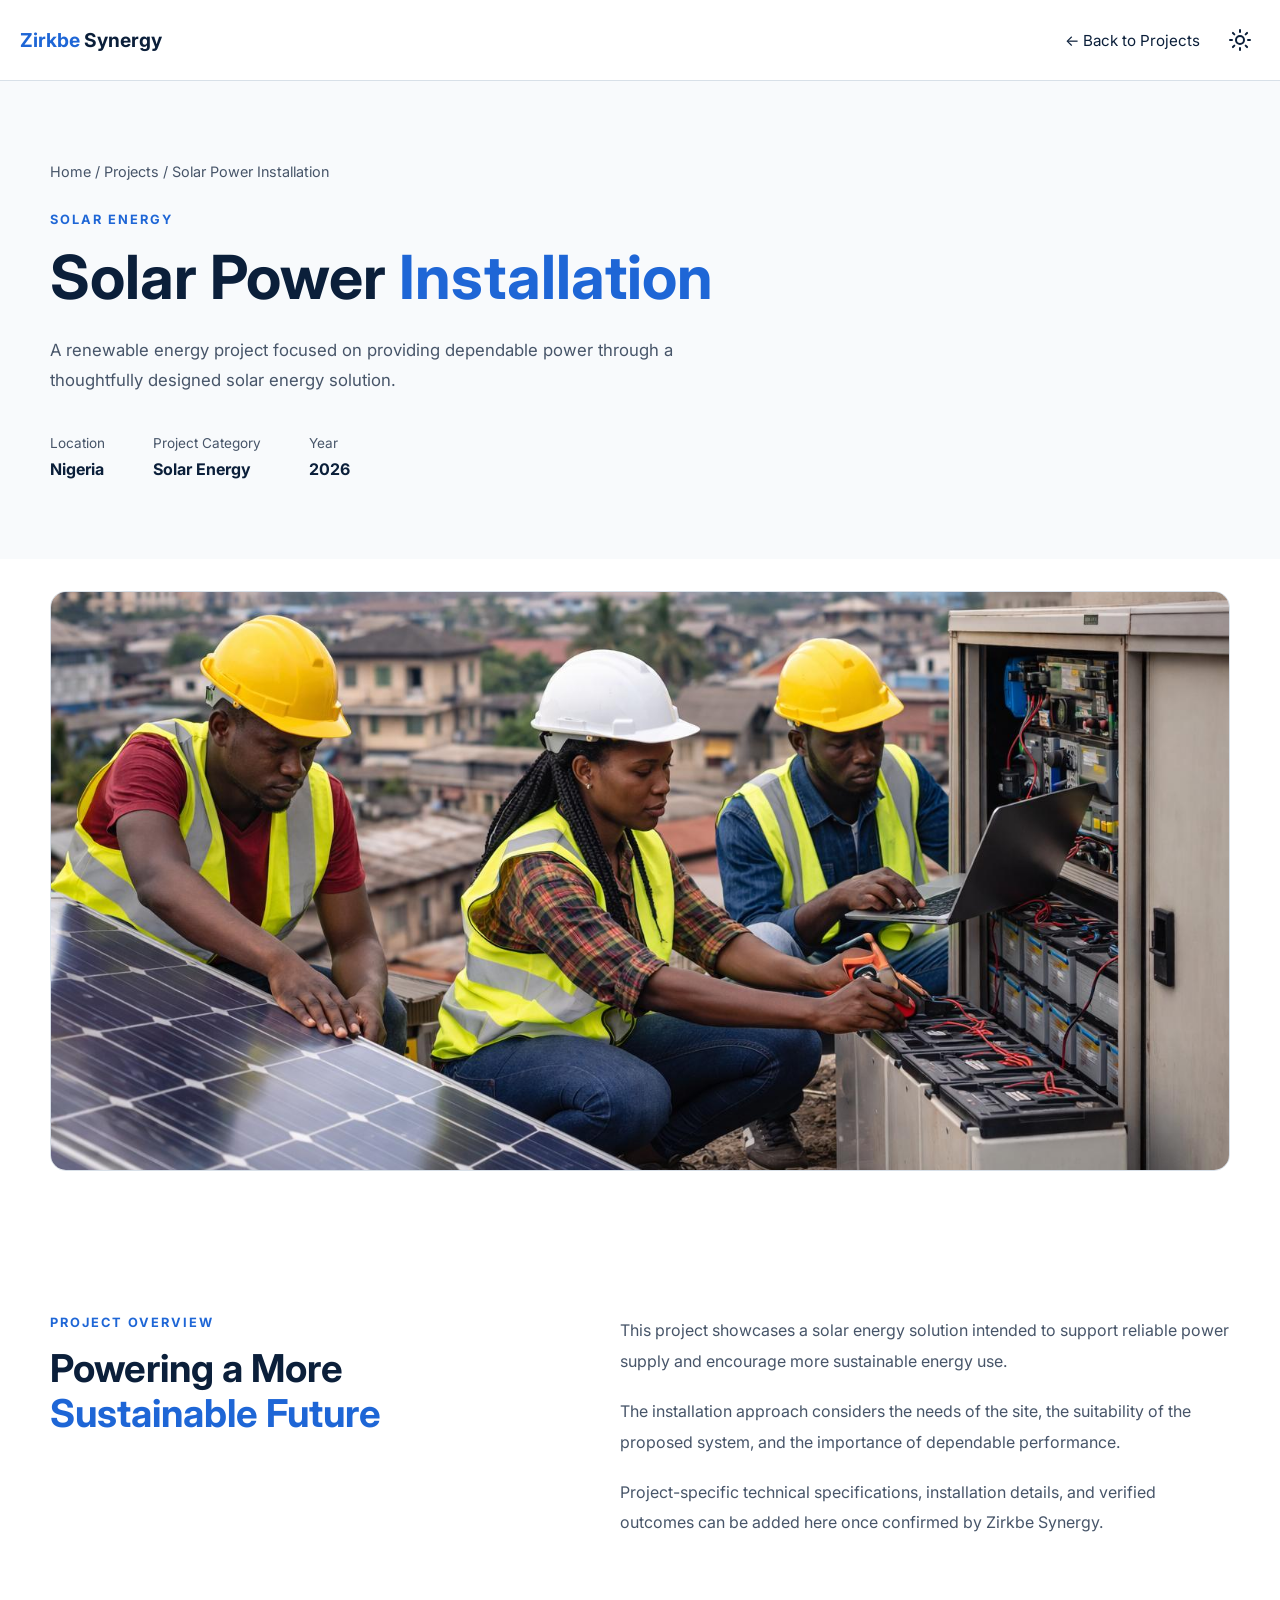
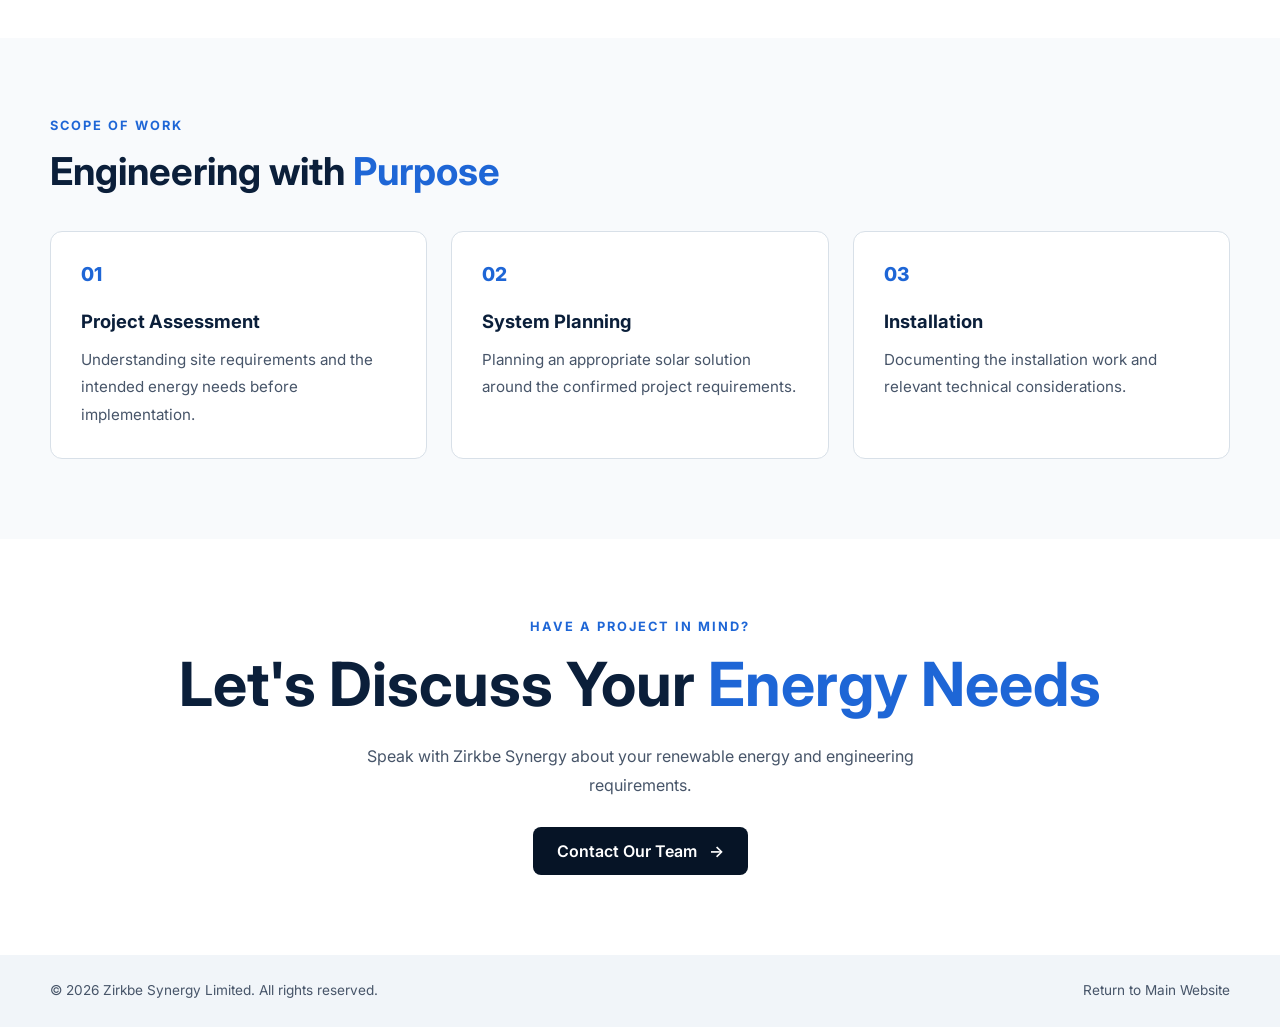
<file: projects/project-details.html>
<!DOCTYPE html>
<html lang="en">
<head>
    <meta charset="UTF-8">
    <meta name="viewport" content="width=device-width, initial-scale=1.0">

    <title>Project Details | Zirkbe Synergy Limited</title>

    <meta
    name="description"
    id="projectMetaDescription"
    content="Explore renewable energy and engineering projects by Zirkbe Synergy Limited."
    >
    <meta name="theme-color" content="#0B1F3A">

    <link rel="icon" href="../images/favicon.ico">
    <link rel="icon" type="image/png" href="../images/favicon.png">

    <link rel="preconnect" href="https://fonts.googleapis.com">
    <link rel="preconnect" href="https://fonts.gstatic.com" crossorigin>

    <link href="https://fonts.googleapis.com/css2?family=Inter:wght@400;500;600;700;800&display=swap" rel="stylesheet">

    <link rel="stylesheet" href="../cssfiles/colors.css">
    <link rel="stylesheet" href="../cssfiles/project-details.css">
</head>

<body>

    <!-- PROJECT NAVIGATION -->
    <header class="project-nav">
        <div class="project-nav-container">

            <a href="../index.html" class="project-logo">
                <span>Zirkbe</span> Synergy
            </a>

            <div class="project-nav-actions">

                <a href="../index.html#projects" class="back-to-projects">
                    <span aria-hidden="true">←</span>
                    Back to Projects
                </a>

                <button
                    class="theme-toggle"
                    id="themeToggle"
                    type="button"
                    aria-label="Switch to dark mode"
                >
                    <svg
                        xmlns="http://www.w3.org/2000/svg"
                        width="24"
                        height="24"
                        viewBox="0 0 24 24"
                        fill="none"
                        stroke="currentColor"
                        stroke-width="2"
                        stroke-linecap="round"
                        stroke-linejoin="round"
                        class="theme-icon sun-icon"
                    >
                        <circle cx="12" cy="12" r="4"/>
                        <path d="M12 2v2"/>
                        <path d="M12 20v2"/>
                        <path d="m4.93 4.93 1.41 1.41"/>
                        <path d="m17.66 17.66 1.41 1.41"/>
                        <path d="M2 12h2"/>
                        <path d="M20 12h2"/>
                        <path d="m6.34 17.66-1.41 1.41"/>
                        <path d="m19.07 4.93-1.41 1.41"/>
                    </svg>

                    <svg
                        xmlns="http://www.w3.org/2000/svg"
                        width="24"
                        height="24"
                        viewBox="0 0 24 24"
                        fill="none"
                        stroke="currentColor"
                        stroke-width="2"
                        stroke-linecap="round"
                        stroke-linejoin="round"
                        class="theme-icon moon-icon"
                    >
                        <path d="M20.985 12.486a9 9 0 1 1-9.473-9.472c.405-.022.617.46.402.803a6 6 0 0 0 8.268 8.268c.344-.215.825-.004.803.401"/>
                    </svg>
                </button>

            </div>

        </div>
    </header>


    <main>

        <!-- PROJECT HERO -->
        <section class="project-detail-hero">

            <div class="project-detail-container">

                <a href="../index.html#projects" class="project-breadcrumb" id="projectBreadcrumb">
                    Home / Projects / Project Details
                </a>

                <span class="project-detail-label" id="projectCategoryLabel">
                    PROJECT CATEGORY
                </span>

                <h1 id="projectTitle">
                    Project
                    <span>Details</span>
                </h1>

                <p class="project-detail-intro" id="projectIntro">
                    Discover the renewable energy and engineering solutions delivered by Zirkbe Synergy Limited.
                </p>

                <div class="project-detail-meta">

                    <div>
                        <span>Location</span>
                        <strong id="projectLocation">Nigeria</strong>
                    </div>

                    <div>
                        <span>Project Category</span>
                        <strong id="projectCategory">Project Category</strong>
                    </div>

                    <div>
                        <span>Year</span>
                        <strong id="projectYear">2026</strong>
                    </div>

                </div>

            </div>

        </section>


        <!-- PROJECT IMAGE -->
        <section class="project-detail-image-section">

            <div class="project-detail-container">

                <div class="project-detail-image">
                    <img
                        src="../images/image1.jpg"
                        alt="Project image"
                        id="projectImage"
                    >
                </div>

            </div>

        </section>


        <!-- PROJECT OVERVIEW -->
        <section class="project-overview-section">

            <div class="project-detail-container project-overview-grid">

                <div class="project-overview-heading">
                    <span class="section-label">PROJECT OVERVIEW</span>

                    <h2 id="projectOverviewHeading">
                        Project
                        <span>Overview</span>
                    </h2>
                </div>

                <div class="project-overview-content">

                    <p id="projectOverview1"></p>
                    <p id="projectOverview2"></p>
                    <p id="projectOverview3"></p>

                </div>

            </div>

        </section>


        <!-- PROJECT SCOPE -->
        
        <section class="project-scope-section">

            <div class="project-detail-container">

                <div class="project-scope-heading">
                    <span class="section-label">SCOPE OF WORK</span>

                    <h2 id="projectScopeHeading">
                        Engineering with
                        <span>Purpose</span>
                    </h2>
                </div>

                <div class="project-scope-grid" id="projectScopeGrid">
                    <!-- Scope cards will be generated by JavaScript -->
                </div>

            </div>

        </section>

        <!-- PROJECT CTA -->
        <section class="project-detail-cta">

            <div class="project-detail-container">

                <span class="section-label">HAVE A PROJECT IN MIND?</span>

                <h2>
                    Let's Discuss Your
                    <span>Energy Needs</span>
                </h2>

                <p>
                    Speak with Zirkbe Synergy about your renewable
                    energy and engineering requirements.
                </p>

                <a href="../index.html#contact" class="project-cta-button">
                    Contact Our Team
                    <span aria-hidden="true">→</span>
                </a>

            </div>

        </section>

    </main>


    <!-- FOOTER -->
    <footer class="project-detail-footer">
        <div class="project-detail-container">

            <p>
                © 2026 Zirkbe Synergy Limited.
                All rights reserved.
            </p>

            <a href="../index.html">Return to Main Website</a>

        </div>
    </footer>



    <!-- <script src="../jsfiles/01script.js"></script> -->
    <script src="../jsfiles/theme.js"></script>
    <script src="../jsfiles/project-data.js"></script>
</body>
</html>
</file>
<file: cssfiles/colors.css>
@import url(nav.css);
@import url(hero.css);

/* ========================================
   ZIRKBE SYNERGY — COLOR SYSTEM
   ======================================== */

/* ========================================
   LIGHT THEME — DEFAULT
   ======================================== */

:root {

    /* ================================
       BRAND COLORS
       ================================ */

    --primary: #0B1F3A;              /* Deep Navy */
    --primary-light: #163A63;        /* Light Navy */
    --primary-dark: #061426;         /* Dark Navy */

    --secondary: #1E66D6;            /* Bright Brand Blue */
    --secondary-light: #60A5FA;      /* Light Blue */
    --secondary-dark: #0B3D91;       /* Deep Blue */

    --accent: #3B82F6;               /* Accent Blue */
    --accent-light: #93C5FD;         /* Soft Blue */
    --accent-dark: #2563EB;          /* Strong Blue */


    /* ================================
       TEXT
       ================================ */

    --text-primary: #0B1F3A;         /* Main Navy Text */
    --text-secondary: #475569;       /* Slate Text */
    --text-muted: #64748B;           /* Muted Text */

    --text-white: #FFFFFF;
    --text-blue: #1E66D6;


    /* ================================
       BACKGROUNDS
       ================================ */

    --bg-primary: #FFFFFF;            /* Main White */
    --bg-secondary: #F8FAFC;         /* Very Light Blue-Gray */
    --bg-tertiary: #EEF4F9;          /* Soft Blue-Gray */

    --bg-card: #FFFFFF;

    --bg-footer: #F1F5F9; /* Soft Light Gray Footer */
    --bg-navbar: rgba(255, 255, 255, 0.94);

      /* FOOTER-SPECIFIC COLORS */
    --footer-text: #0F172A;
    --footer-text-secondary: #334155;
    --footer-text-muted: #475569;
    --footer-border: #D7DEE8;


    /* ================================
       BORDERS
       ================================ */

    --border-color: #D8E0E8;
    --border-light: #E8EEF4;
    --border-blue: #B8D4F5;


    /* ================================
       SHADOWS
       ================================ */

    --shadow-sm: 0 2px 8px rgba(11, 31, 58, 0.08);

    --shadow-md: 0 8px 24px rgba(11, 31, 58, 0.12);

    --shadow-lg: 0 16px 40px rgba(11, 31, 58, 0.16);


    /* ================================
       HERO IMAGE OVERLAY
       ================================ */

    --hero-image-overlay: rgba(6, 20, 38, 0.38);
    --hero-mobile-overlay: rgba(6, 20, 38, 0.55);
}


/* ========================================
   DARK THEME
   ======================================== */

[data-theme="dark"] {

    /* ================================
       BRAND COLORS
       ================================ */

    --primary: #0B1F3A;              /* Deep Navy */
    --primary-light: #163A63;        /* Light Navy */
    --primary-dark: #061426;         /* Dark Navy */

    --secondary: #1E66D6;            /* Bright Brand Blue */
    --secondary-light: #60A5FA;      /* Light Blue */
    --secondary-dark: #0B3D91;       /* Deep Blue */

    --accent: #60A5FA;               /* Light Accent Blue */
    --accent-light: #93C5FD;         /* Soft Blue */
    --accent-dark: #3B82F6;          /* Strong Blue */


    /* ================================
       TEXT
       ================================ */

    --text-primary: #FFFFFF;
    --text-secondary: #CBD5E1;
    --text-muted: #94A3B8;

    --text-white: #FFFFFF;
    --text-blue: #60A5FA;


    /* ================================
       BACKGROUNDS
       ================================ */

    --bg-primary: #061426;            /* Main Dark Navy */
    --bg-secondary: #0B1F3A;         /* Navy */
    --bg-tertiary: #102B4F;           /* Lighter Navy */

    --bg-card: #102B4F;

    --bg-footer: #030B16;

    --bg-navbar: rgba(6, 20, 38, 0.94);

    /* FOOTER-SPECIFIC COLORS */
   --footer-text: #FFFFFF;
   --footer-text-secondary: #CBD5E1;
   --footer-text-muted: #94A3B8;
   --footer-border: #1D4E80;


    /* ================================
       BORDERS
       ================================ */

    --border-color: #1D4E80;
    --border-light: #163A63;
    --border-blue: #1E66D6;


    /* ================================
       SHADOWS
       ================================ */

    --shadow-sm: 0 2px 8px rgba(0, 0, 0, 0.20);

    --shadow-md: 0 8px 24px rgba(0, 0, 0, 0.28);

    --shadow-lg: 0 16px 40px rgba(0, 0, 0, 0.36);


    /* ================================
       HERO IMAGE OVERLAY
       ================================ */

    --hero-image-overlay: rgba(0, 0, 0, 0.48);
}
</file>
<file: cssfiles/project-details.css>
@import url("colors.css");

html,
body {
    margin: 0;
    padding: 0;
    min-height: 100%;
}

body {
    background: var(--bg-primary);
    color: var(--text-primary);
}

/* ========================================
   PROJECT DETAILS — GLOBAL
======================================== */

.project-detail-container {
    width: min(1180px, 100% - 40px);
    margin-inline: auto;
}

.project-detail-hero,
.project-overview-section,
.project-scope-section,
.project-detail-cta {
    padding: 80px 0;
}

.project-detail-hero {
    background: var(--bg-secondary);
}

.project-breadcrumb {
    display: inline-block;
    margin-bottom: 32px;
    color: var(--text-secondary);
    text-decoration: none;
    font-size: 0.9rem;
}

.project-breadcrumb:hover,
.back-to-projects:hover {
    color: var(--secondary);
}

.project-detail-label,
.section-label {
    display: block;
    margin-bottom: 16px;
    color: var(--secondary);
    font-size: 0.8rem;
    font-weight: 700;
    letter-spacing: 2px;
}

.project-detail-hero h1,
.project-overview-heading h2,
.project-scope-heading h2,
.project-detail-cta h2 {
    color: var(--text-primary);
    font-size: clamp(2rem, 5vw, 3.8rem);
    line-height: 1.15;
    margin-bottom: 22px;
}

.project-detail-hero h1 span,
.project-overview-heading h2 span,
.project-scope-heading h2 span,
.project-detail-cta h2 span {
    color: var(--secondary);
}

.project-detail-intro {
    max-width: 680px;
    color: var(--text-secondary);
    font-size: 1.05rem;
    line-height: 1.8;
}

.project-detail-meta {
    display: flex;
    flex-wrap: wrap;
    gap: 48px;
    margin-top: 40px;
}

.project-detail-meta div {
    display: flex;
    flex-direction: column;
    gap: 8px;
}

.project-detail-meta div span {
    color: var(--text-secondary);
    font-size: 0.85rem;
}

.project-detail-meta strong {
    color: var(--text-primary);
    font-size: 1rem;
}

/* ========================================
   PROJECT IMAGE
======================================== */

.project-detail-image-section {
    padding: 32px 0 64px;
    background: var(--bg-primary);
}

.project-detail-image {
    position: relative;
    overflow: hidden;
    height: clamp(280px, 48vw, 580px);
    border-radius: 16px;
    background: var(--bg-tertiary);
    border: 1px solid var(--border-color);
}

.project-detail-image img {
    width: 100%;
    height: 100%;
    display: block;
    object-fit: cover;
    object-position: center;
}

[data-theme="dark"] .project-detail-image {
    border-color: rgba(96, 165, 250, 0.22);
    box-shadow: 0 18px 45px rgba(0, 0, 0, 0.25);
}

[data-theme="dark"] .project-detail-image img {
    filter: brightness(0.92) contrast(1.04);
}

/* ========================================
   PROJECT OVERVIEW
======================================== */

.project-overview-grid {
    display: grid;
    grid-template-columns: 0.9fr 1.1fr;
    gap: 70px;
    align-items: start;
}

.project-overview-heading h2,
.project-scope-heading h2 {
    font-size: clamp(1.8rem, 3vw, 2.8rem);
}

.project-overview-content p {
    color: var(--text-secondary);
    font-size: 1rem;
    line-height: 1.9;
    margin-bottom: 20px;
}

/* ========================================
   PROJECT SCOPE
======================================== */

.project-scope-section {
    background: var(--bg-secondary);
}

.project-scope-heading {
    margin-bottom: 38px;
}

.project-scope-grid {
    display: grid;
    grid-template-columns: repeat(3, minmax(0, 1fr));
    gap: 24px;
}

.project-scope-card {
    padding: 30px;
    border: 1px solid var(--border-color);
    border-radius: 12px;
    background: var(--bg-card);
}

.scope-number {
    display: inline-block;
    margin-bottom: 24px;
    color: var(--secondary);
    font-size: 1.2rem;
    font-weight: 800;
}

.project-scope-card h3 {
    color: var(--text-primary);
    font-size: 1.15rem;
    margin-bottom: 14px;
}

.project-scope-card p {
    color: var(--text-secondary);
    font-size: 0.95rem;
    line-height: 1.8;
}

/* ========================================
   NAVIGATION
======================================== */

.project-nav {
    position: relative;
    z-index: 10;
    background: var(--bg-navbar);
    border-bottom: 1px solid var(--border-color);
}

.project-nav-container {
    width: min(1400px, 100% - 40px);
    min-height: 80px;
    margin-inline: auto;
    display: flex;
    align-items: center;
    justify-content: space-between;
    gap: 20px;
}

.project-logo {
    color: var(--text-primary);
    font-size: 1.2rem;
    font-weight: 700;
    text-decoration: none;
}

.project-logo span {
    color: var(--secondary);
}

.back-to-projects {
    color: var(--text-primary);
    font-size: 0.95rem;
    text-decoration: none;
    transition: color 0.3s ease;
}

/* ========================================
   CONTACT CTA
======================================== */

.project-detail-cta {
    text-align: center;
}

.project-detail-cta p {
    max-width: 620px;
    margin: 0 auto 28px;
    color: var(--text-secondary);
    line-height: 1.8;
}

.project-cta-button {
    display: inline-flex;
    align-items: center;
    justify-content: center;
    gap: 12px;
    padding: 14px 24px;
    border-radius: 8px;
    background: var(--primary-dark);
    color: var(--text-white);
    text-decoration: none;
    font-weight: 600;
    transition: background 0.3s ease, transform 0.3s ease;
}

.project-cta-button:hover {
    background: var(--secondary);
    transform: translateY(-2px);
}

/* ========================================
   FOOTER
======================================== */

.project-detail-footer {
    padding: 24px 0;
    background: var(--bg-footer);
}

.project-detail-footer .project-detail-container {
    display: flex;
    justify-content: space-between;
    align-items: center;
    gap: 20px;
}

.project-detail-footer p,
.project-detail-footer a {
    color: var(--text-secondary);
    font-size: 0.85rem;
    line-height: 1.7;
}

.project-detail-footer a {
    text-decoration: none;
}

.project-detail-footer a:hover {
    color: var(--secondary);
}

/* ========================================
   PROJECT DETAILS — DARK THEME POLISH
======================================== */

[data-theme="dark"] .project-detail-hero {
    background:
        radial-gradient(
            ellipse at top right,
            rgba(30, 102, 214, 0.16),
            transparent 55%
        ),
        var(--bg-secondary);
}

[data-theme="dark"] .project-detail-image {
    background: var(--bg-tertiary);
    border: 1px solid var(--border-color);
    box-shadow: var(--shadow-lg);
}

[data-theme="dark"] .project-overview-section {
    background: var(--bg-primary);
}

[data-theme="dark"] .project-scope-section {
    background: #08192D;
}

[data-theme="dark"] .project-scope-card {
    background: linear-gradient(
        145deg,
        #102B4F,
        #0B2039
    );
    border-color: rgba(96, 165, 250, 0.2);
    box-shadow: var(--shadow-sm);
    transition:
        transform 0.3s ease,
        border-color 0.3s ease,
        box-shadow 0.3s ease;
}

[data-theme="dark"] .project-scope-card:hover {
    transform: translateY(-4px);
    border-color: rgba(96, 165, 250, 0.65);
    box-shadow: var(--shadow-md);
}

[data-theme="dark"] .project-nav {
    backdrop-filter: blur(14px);
    -webkit-backdrop-filter: blur(14px);
}

[data-theme="dark"] .project-detail-cta {
    background:
        radial-gradient(
            ellipse at center,
            rgba(30, 102, 214, 0.13),
            transparent 70%
        ),
        var(--bg-primary);
}

[data-theme="dark"] .project-cta-button {
    background: var(--secondary);
    color: #FFFFFF;
    box-shadow: 0 8px 22px rgba(30, 102, 214, 0.25);
}

[data-theme="dark"] .project-cta-button:hover {
    background: var(--secondary-light);
    color: #061426;
    box-shadow: 0 10px 26px rgba(96, 165, 250, 0.3);
}

[data-theme="dark"] .project-detail-footer {
    border-top: 1px solid var(--border-color);
}

[data-theme="dark"] .project-detail-footer p,
[data-theme="dark"] .project-detail-footer a {
    color: var(--footer-text-secondary);
}

[data-theme="dark"] .project-detail-footer a:hover {
    color: var(--secondary-light);
}

/* ========================================
   RESPONSIVE DESIGN
======================================== */

@media (max-width: 850px) {
    .project-detail-hero,
    .project-overview-section,
    .project-scope-section,
    .project-detail-cta {
        padding: 60px 0;
    }

    .project-overview-grid {
        grid-template-columns: 1fr;
        gap: 24px;
    }

    .project-scope-grid {
        grid-template-columns: 1fr;
        gap: 16px;
    }

    .project-detail-meta {
        gap: 28px;
    }
}

@media (max-width: 480px) {
    .project-detail-container {
        width: calc(100% - 32px);
    }

    .project-detail-hero,
    .project-overview-section,
    .project-scope-section,
    .project-detail-cta {
        padding: 44px 0;
    }

    .project-breadcrumb {
        margin-bottom: 24px;
        font-size: 0.78rem;
    }

    .project-detail-intro {
        font-size: 0.95rem;
    }

    .project-detail-meta {
        display: grid;
        grid-template-columns: repeat(2, minmax(0, 1fr));
        gap: 24px 16px;
    }

    .project-detail-image-section {
        padding: 24px 0 40px;
    }

    .project-detail-image {
        height: 260px;
        border-radius: 10px;
    }

    .project-scope-card {
        padding: 24px;
    }

    .project-nav-container {
        width: calc(100% - 32px);
        min-height: 70px;
    }

    .back-to-projects {
        font-size: 0.8rem;
    }

    .project-detail-footer .project-detail-container {
        flex-direction: column;
        align-items: flex-start;
        gap: 8px;
    }
}

/* ========================================
   PROJECT NAVIGATION ACTIONS
======================================== */

.project-nav-actions {
    display: flex;
    align-items: center;
    gap: 20px;
}

.project-nav .theme-toggle {
    flex-shrink: 0;
    cursor: pointer;
}

@media (max-width: 480px) {
    .project-nav-actions {
        gap: 10px;
    }

    .project-nav .theme-toggle {
        width: 36px;
        height: 36px;
        padding: 6px;
    }
}
</file>
